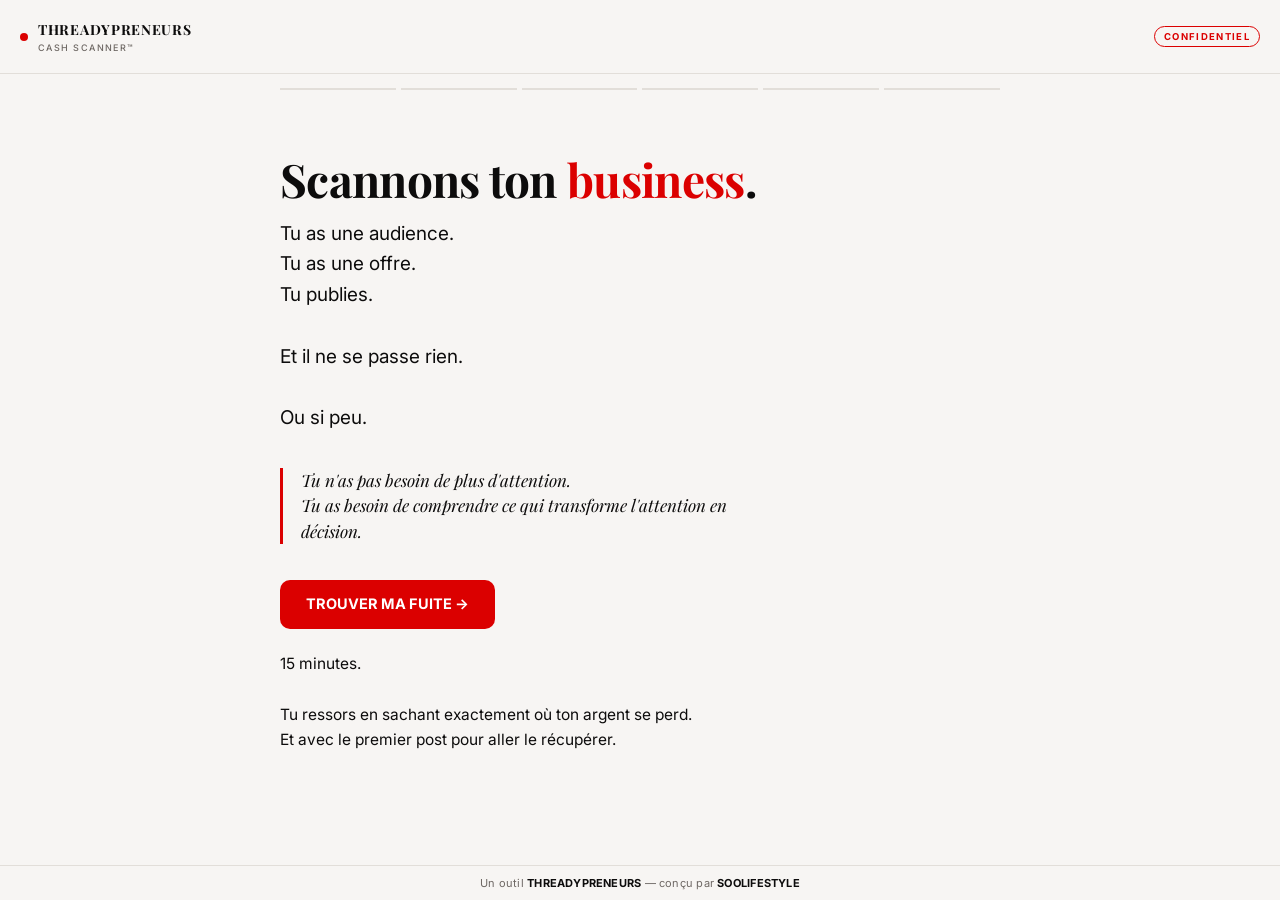
<file: index.html>
<!doctype html>
<html lang="fr">
<head>
  <meta charset="UTF-8" />
  <meta name="viewport" content="width=device-width, initial-scale=1, viewport-fit=cover" />
  <title>THREADYPRENEURS CASH SCANNER™</title>
  <meta name="description" content="Le scanner qui trouve pourquoi ton audience ne devient pas tes clients." />
  <link rel="preconnect" href="https://fonts.googleapis.com" />
  <link rel="preconnect" href="https://fonts.gstatic.com" crossorigin />
  <link href="https://fonts.googleapis.com/css2?family=Playfair+Display:wght@600;700&family=Inter:wght@400;500;600;700&display=swap" rel="stylesheet" />
  <link rel="stylesheet" href="style.css" />
</head>
<body>

  <header class="entete">
    <div class="marque">
      <span class="point"></span>
      <div>
        THREADYPRENEURS
        <small>Cash Scanner™</small>
      </div>
    </div>
    <span class="confidentiel">Confidentiel</span>
  </header>

  <div class="progression" id="barre-progression">
    <div class="segment"><span></span></div>
    <div class="segment"><span></span></div>
    <div class="segment"><span></span></div>
    <div class="segment"><span></span></div>
    <div class="segment"><span></span></div>
    <div class="segment"><span></span></div>
  </div>

  <main class="conteneur" id="wizard">

    <!-- ACCUEIL -->
    <section class="ecran actif accueil" data-ecran="0">
      <h1>Scannons ton <em>business</em>.</h1>
      <p class="texte-soo accroche-accueil">Tu as une audience.
Tu as une offre.
Tu publies.

Et il ne se passe rien.

Ou si peu.</p>
      <p class="mantra">Tu n'as pas besoin de plus d'attention.<br>
      Tu as besoin de comprendre ce qui transforme l'attention en décision.</p>
      <button class="btn btn-primaire" id="btn-lancer">TROUVER MA FUITE →</button>
      <p class="texte-soo promesse-cta">15 minutes.

Tu ressors en sachant exactement où ton argent se perd.
Et avec le premier post pour aller le récupérer.</p>
    </section>

    <!-- ACTIVITÉ -->
    <section class="ecran" data-ecran="1">
      <p class="eyebrow">1 / 4</p>
      <h1>Ce que tu vends</h1>
      <p class="sous-titre">Réponds vite. La première formulation est souvent la plus honnête.</p>

      <div class="champ">
        <label for="q-prenom">D'abord, ton prénom</label>
        <input type="text" id="q-prenom" placeholder="Ex : Sofiane" />
        <p class="aide">Pour que ce rapport te parle à toi, et pas à « l'utilisateur ».</p>
      </div>

      <div class="champ">
        <label for="q-offre">Tu vends quoi, concrètement ?</label>
        <input type="text" id="q-offre" placeholder="Ex : un accompagnement de 3 mois, en groupe" />
      </div>

      <div class="grille-2">
        <div class="champ">
          <label for="q-prix">À quel prix ?</label>
          <input type="number" id="q-prix" placeholder="497" />
        </div>
        <div class="champ">
          <label for="q-anciennete">Ça existe depuis quand ?</label>
          <select id="q-anciennete">
            <option value="moins d'1 mois">Moins d'1 mois</option>
            <option value="1 à 3 mois">1 à 3 mois</option>
            <option value="3 à 6 mois">3 à 6 mois</option>
            <option value="6 à 12 mois">6 à 12 mois</option>
            <option value="plus d'un an">Plus d'un an</option>
          </select>
        </div>
      </div>

      <div class="champ">
        <label for="q-resultat">Qu'est-ce que ça change, concrètement, pour celui qui achète ?</label>
        <textarea id="q-resultat" placeholder="Ex : il passe de 2 clients par mois à 6, sans publier davantage"></textarea>
        <p class="aide">Un chiffre, un délai. Pas d'adjectif.</p>
      </div>

      <div class="champ">
        <label for="q-cible">Et tu vends ça à qui ?</label>
        <textarea id="q-cible" placeholder="Ex : un coach qui publie depuis 6 mois et n'a jamais dépassé 2 clients"></textarea>
        <p class="aide">Une situation, pas un métier. « Coach » ne dit rien. « Coach qui publie sans jamais vendre », si.</p>
      </div>
    </section>

    <!-- AUDIENCE -->
    <section class="ecran" data-ecran="2">
      <p class="eyebrow">2 / 4</p>
      <h1>Tes chiffres</h1>
      <p class="sous-titre">À la louche, ça suffit. Personne ne va vérifier.</p>

      <div class="grille-2">
        <div class="champ">
          <label for="q-abonnes">Abonnés sur Threads</label>
          <input type="number" id="q-abonnes" placeholder="3200" />
        </div>
        <div class="champ">
          <label for="q-vues">Vues sur 30 jours</label>
          <input type="number" id="q-vues" placeholder="40000" />
        </div>
      </div>

      <div class="echelle-vues">
        <p class="titre-echelle">L'échelle Threads, pour situer</p>
        <ul>
          <li><span>&lt; 10 000</span> médiocre</li>
          <li><span>10 000 – 25 000</span> faible</li>
          <li><span>25 000 – 50 000</span> bof</li>
          <li><span>50 000 – 75 000</span> moyen</li>
          <li><span>75 000 – 100 000</span> bon</li>
          <li><span>100 000 – 150 000</span> très bon</li>
          <li><span>&gt; 150 000</span> excellent</li>
        </ul>
      </div>

      <div class="grille-2">
        <div class="champ">
          <label for="q-ventes">Ventes par mois, aujourd'hui</label>
          <input type="number" id="q-ventes" placeholder="0" />
          <p class="aide">Zéro est une réponse. C'est même la plus utile ici.</p>
        </div>
        <div class="champ">
          <label for="q-visitesprofil">Visites sur ton profil / mois</label>
          <input type="number" id="q-visitesprofil" placeholder="900" />
        </div>
      </div>

      <div class="champ">
        <label for="q-clics">Clics vers ton offre ou ta newsletter / mois</label>
        <input type="number" id="q-clics" placeholder="60" />
      </div>

      <div class="separateur-champ"></div>

      <p class="eyebrow" style="margin-top:34px;">Ton profil</p>
      <p class="sous-titre" style="margin-bottom:24px;">C'est la marche entre ton Thread et ton offre. Personne ne la regarde jamais, et c'est souvent là que tout s'arrête.</p>

      <div class="champ">
        <label for="q-handle">Ton @ sur Threads</label>
        <input type="text" id="q-handle" placeholder="@tonpseudo" />
      </div>

      <div class="champ">
        <label for="q-bio">Colle ta bio, telle quelle</label>
        <textarea id="q-bio" placeholder="Copie-colle exactement ce qu'il y a sur ton profil, sauts de ligne compris"></textarea>
        <p class="aide">Sans la retoucher. C'est la version que voient les gens qui décident de cliquer ou pas.</p>
      </div>

      <div class="champ">
        <label for="q-destination">Ton lien mène où exactement ?</label>
        <input type="text" id="q-destination" placeholder="Ex : une page avec un guide gratuit / ma page de vente" />
      </div>
    </section>

    <!-- CONTENU -->
    <section class="ecran" data-ecran="3">
      <p class="eyebrow">3 / 4</p>
      <h1>Tes Threads</h1>
      <p class="sous-titre">Colle-en cinq. Les derniers publiés, pas tes préférés — sinon le scan ment.<br>Pas de stats sous la main ? Laisse les cases vides, colle juste le texte.</p>

      <div id="conteneur-threads"></div>
    </section>

    <!-- OFFRE -->
    <section class="ecran" data-ecran="4">
      <p class="eyebrow">4 / 4</p>
      <h1>Ton offre</h1>
      <p class="sous-titre">Là, ça pique un peu. Vas-y quand même.</p>

      <div class="champ">
        <label for="q-promesse">Ta promesse, telle que tu l'écris aujourd'hui</label>
        <textarea id="q-promesse" placeholder="Copie-colle ce qu'il y a sur ta page, même si tu la trouves nulle"></textarea>
      </div>

      <div class="champ">
        <label for="q-probleme">Quel problème tu règles ?</label>
        <textarea id="q-probleme"></textarea>
      </div>

      <div class="champ">
        <label for="q-cout">Et s'il ne le règle jamais, il se passe quoi ?</label>
        <textarea id="q-cout" placeholder="Sois précis. Des euros, des mois, une scène."></textarea>
        <p class="aide">C'est la question qui pèse le plus lourd dans tout ce questionnaire.</p>
      </div>

      <div class="champ">
        <label for="q-urgence">Pourquoi maintenant, plutôt que dans six mois ?</label>
        <textarea id="q-urgence"></textarea>
      </div>

      <div class="champ">
        <label for="q-diff">Pourquoi toi, plutôt qu'un autre ?</label>
        <textarea id="q-diff"></textarea>
      </div>

      <div class="champ">
        <label>Qu'est-ce qu'on te répond avant d'acheter ?</label>
        <p class="aide" style="margin-top:-2px;margin-bottom:12px;">Coche tout ce que tu entends vraiment. Chacune est décodée séparément dans ton rapport.</p>
        <div class="grille-objections" id="options-objections">
          <button type="button" data-valeur="prix">« C'est trop cher »</button>
          <button type="button" data-valeur="reflechir">« Je vais réfléchir »</button>
          <button type="button" data-valeur="seul">« Je peux le faire moi-même »</button>
          <button type="button" data-valeur="temps">« Je n'ai pas le temps »</button>
          <button type="button" data-valeur="moncas">« Ça ne marchera pas dans mon cas »</button>
          <button type="button" data-valeur="dejaessaye">« J'ai déjà essayé, ça n'a rien donné »</button>
          <button type="button" data-valeur="confiance">« Je ne te connais pas assez »</button>
          <button type="button" data-valeur="parouco">« Je ne sais pas par où commencer »</button>
          <button type="button" data-valeur="moment">« Ce n'est pas le bon moment »</button>
        </div>
        <label for="q-objection-autre" style="margin-top:18px;">Autre — la phrase exacte qu'on te sort</label>
        <input type="text" id="q-objection-autre" placeholder="Mot pour mot, la version non polie" />
      </div>

      <div class="champ">
        <label>Tu as quoi comme preuve ?</label>
        <div class="options-pill" id="options-preuve">
          <button type="button" data-valeur="témoignages">Témoignages</button>
          <button type="button" data-valeur="résultats clients">Résultats clients</button>
          <button type="button" data-valeur="expérience personnelle">Mon parcours</button>
          <button type="button" data-valeur="études de cas">Études de cas</button>
          <button type="button" data-valeur="démonstration">Démonstration</button>
          <button type="button" data-valeur="audience">Mon audience</button>
          <button type="button" data-valeur="expertise">Mon expertise</button>
          <button type="button" data-valeur="aucune">Rien pour l'instant</button>
        </div>
      </div>
    </section>

    <div class="nav-boutons" id="nav-boutons" style="display:none;">
      <button class="btn btn-secondaire" id="btn-precedent">← Précédent</button>
      <button class="btn btn-primaire" id="btn-suivant">Suivant →</button>
    </div>
  </main>

  <main class="conteneur" id="rapport"></main>
  <main class="conteneur" id="atelier"></main>

  <footer class="pied-marque">Un outil <strong>THREADYPRENEURS</strong> — conçu par <strong>SOOLIFESTYLE</strong></footer>

  <script src="engine.js"></script>
  <script src="rapport.js"></script>
  <script src="app.js"></script>
</body>
</html>
</file>
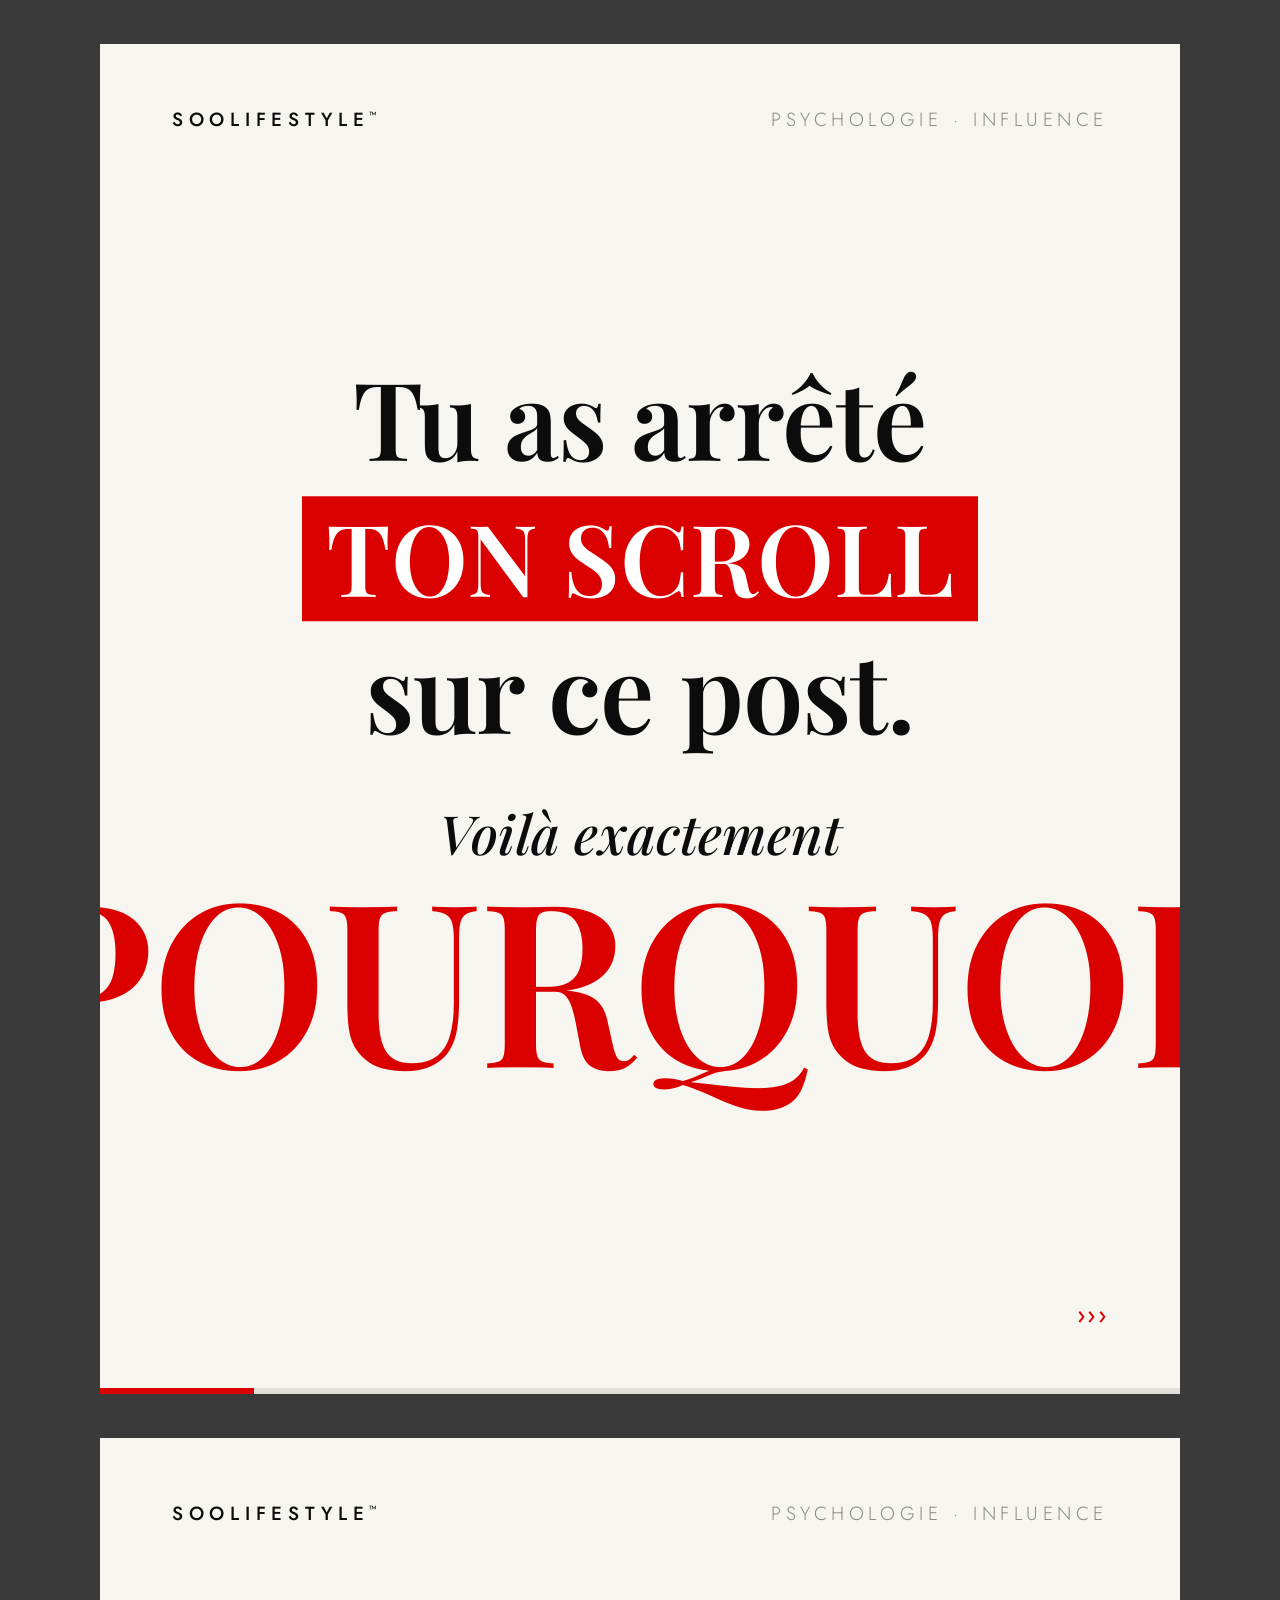
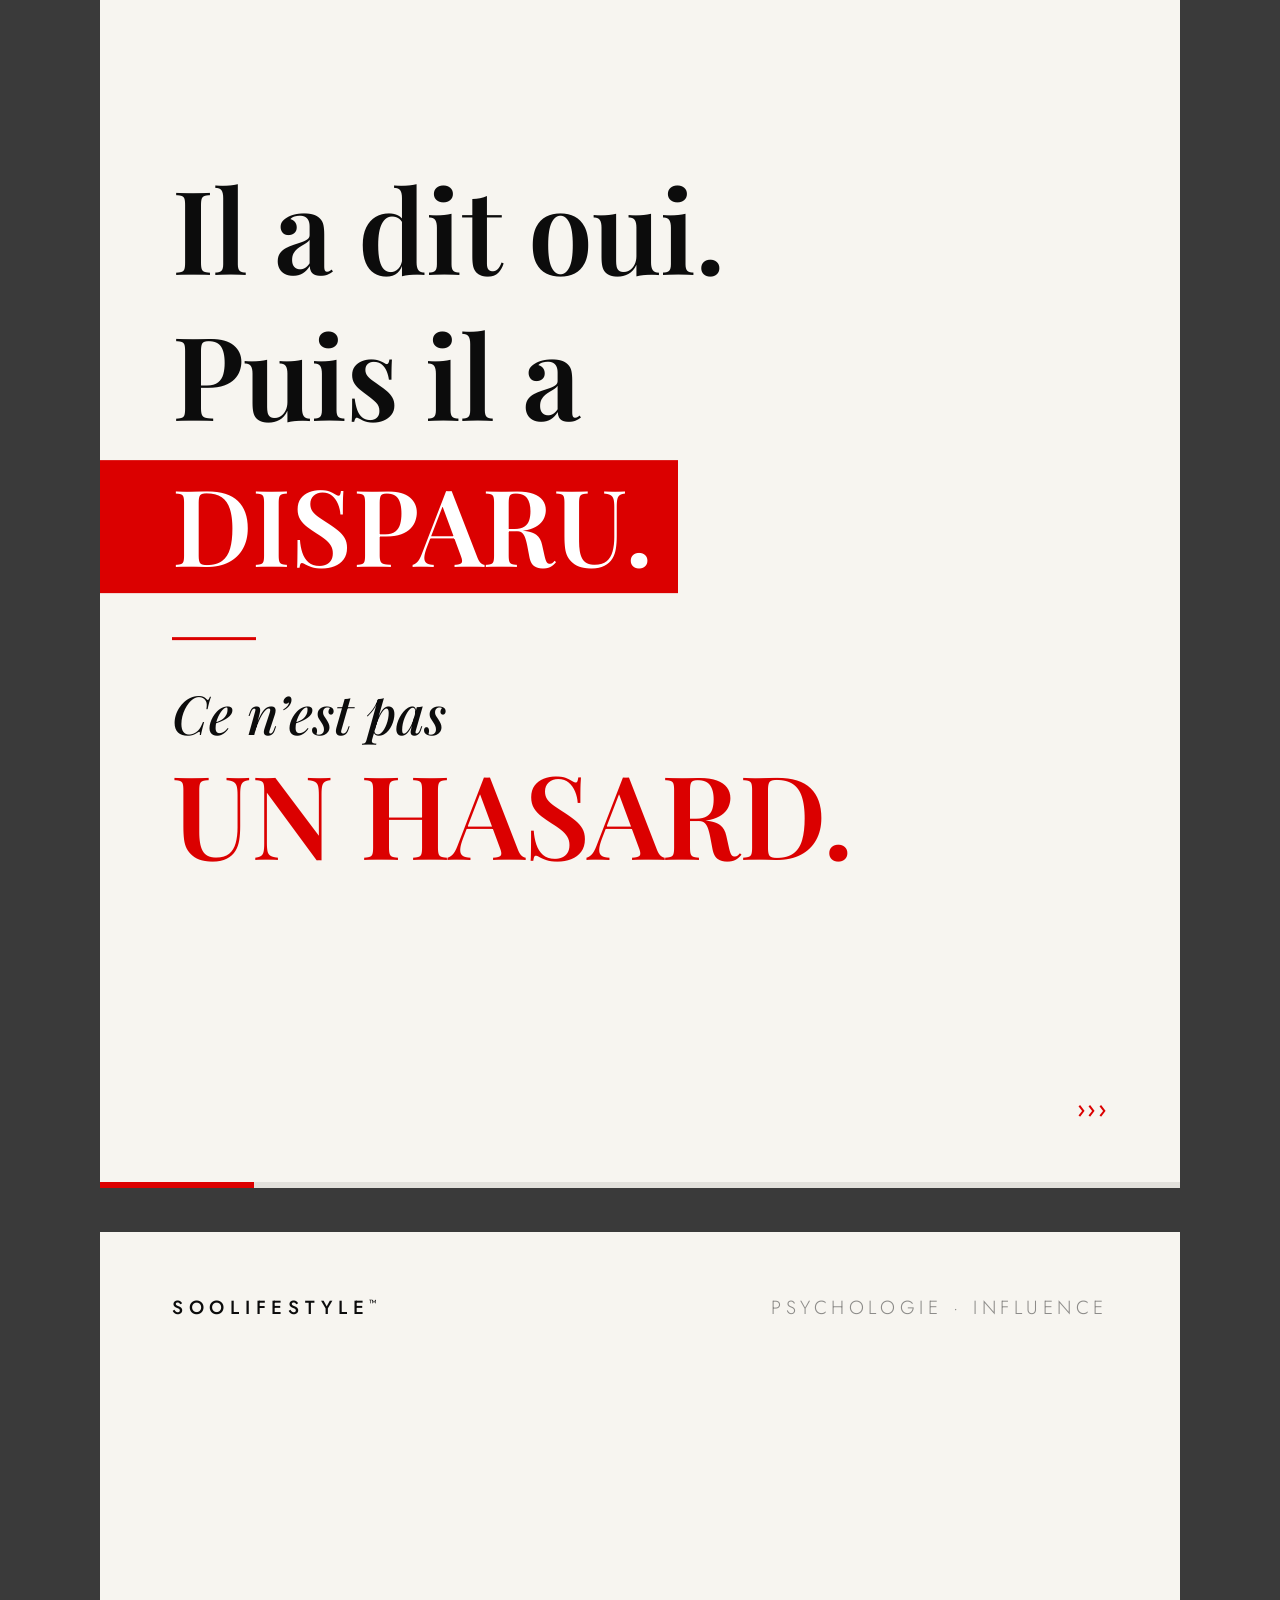
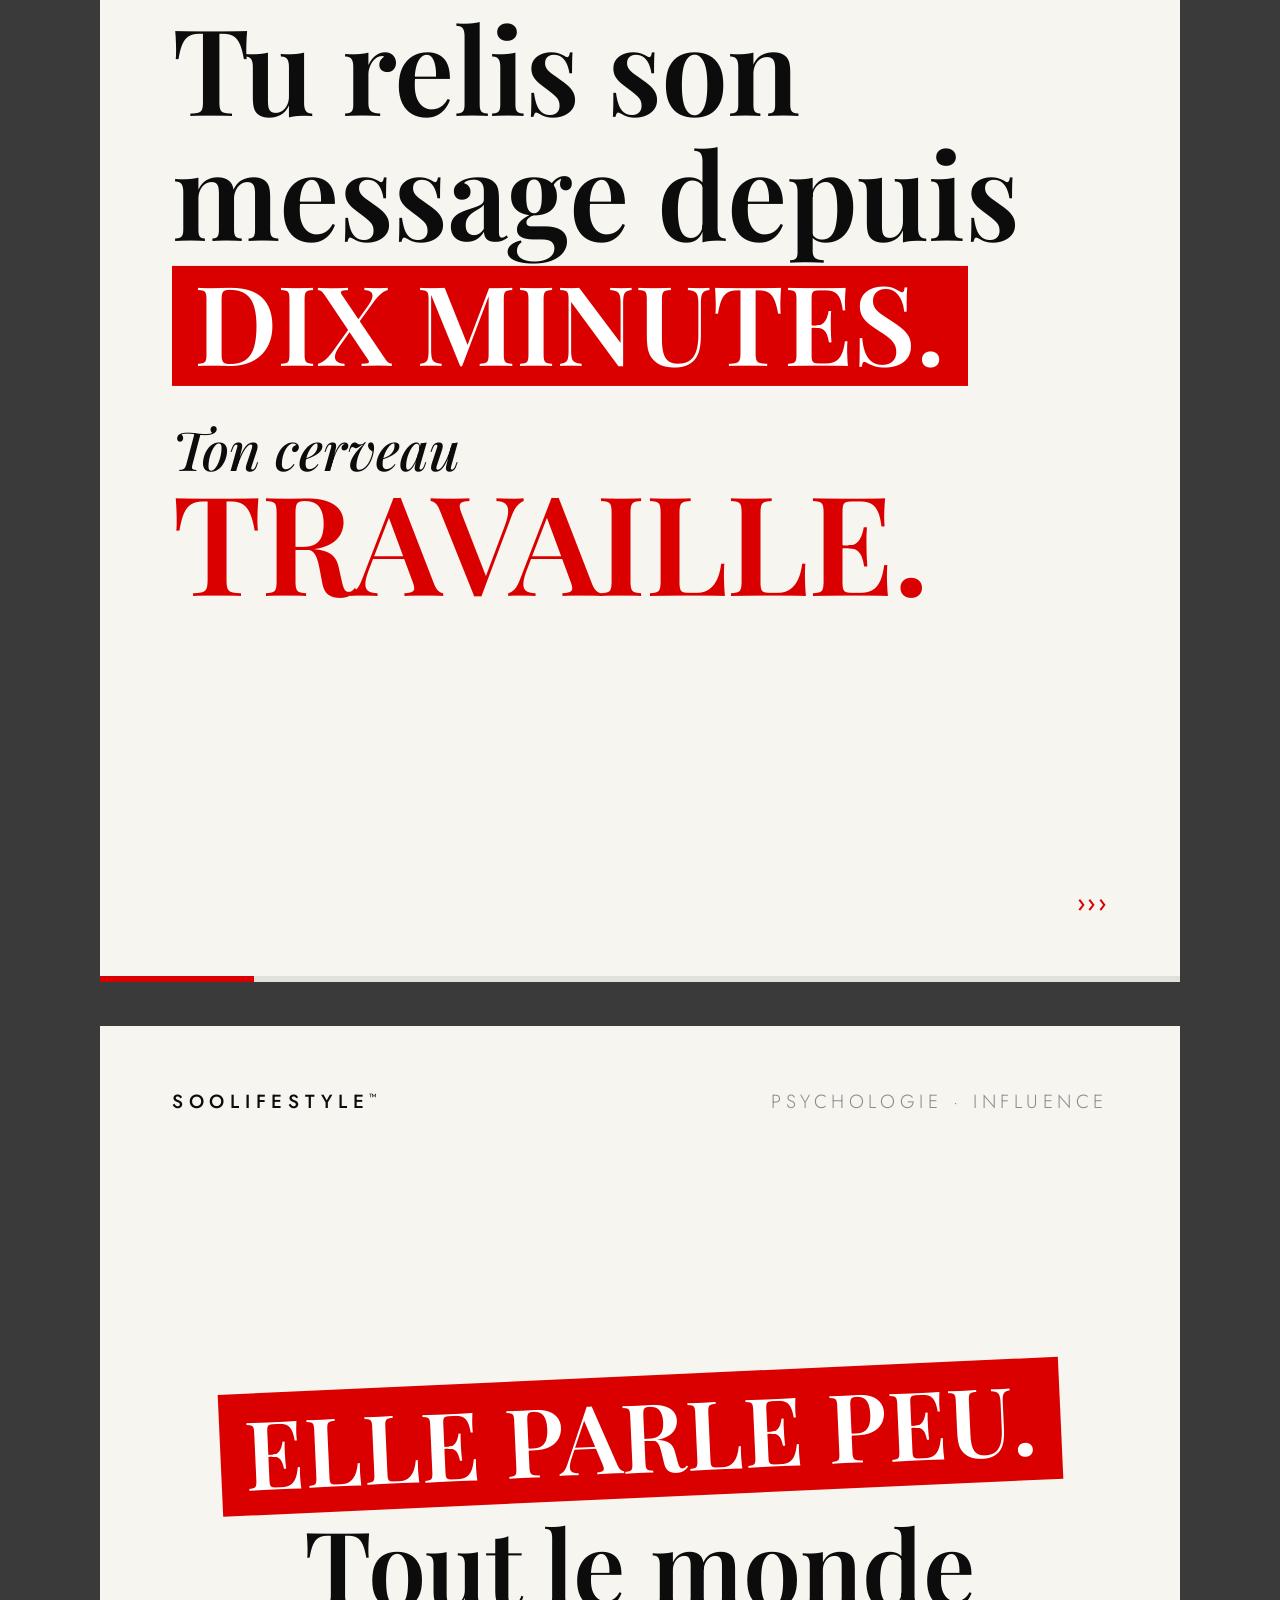
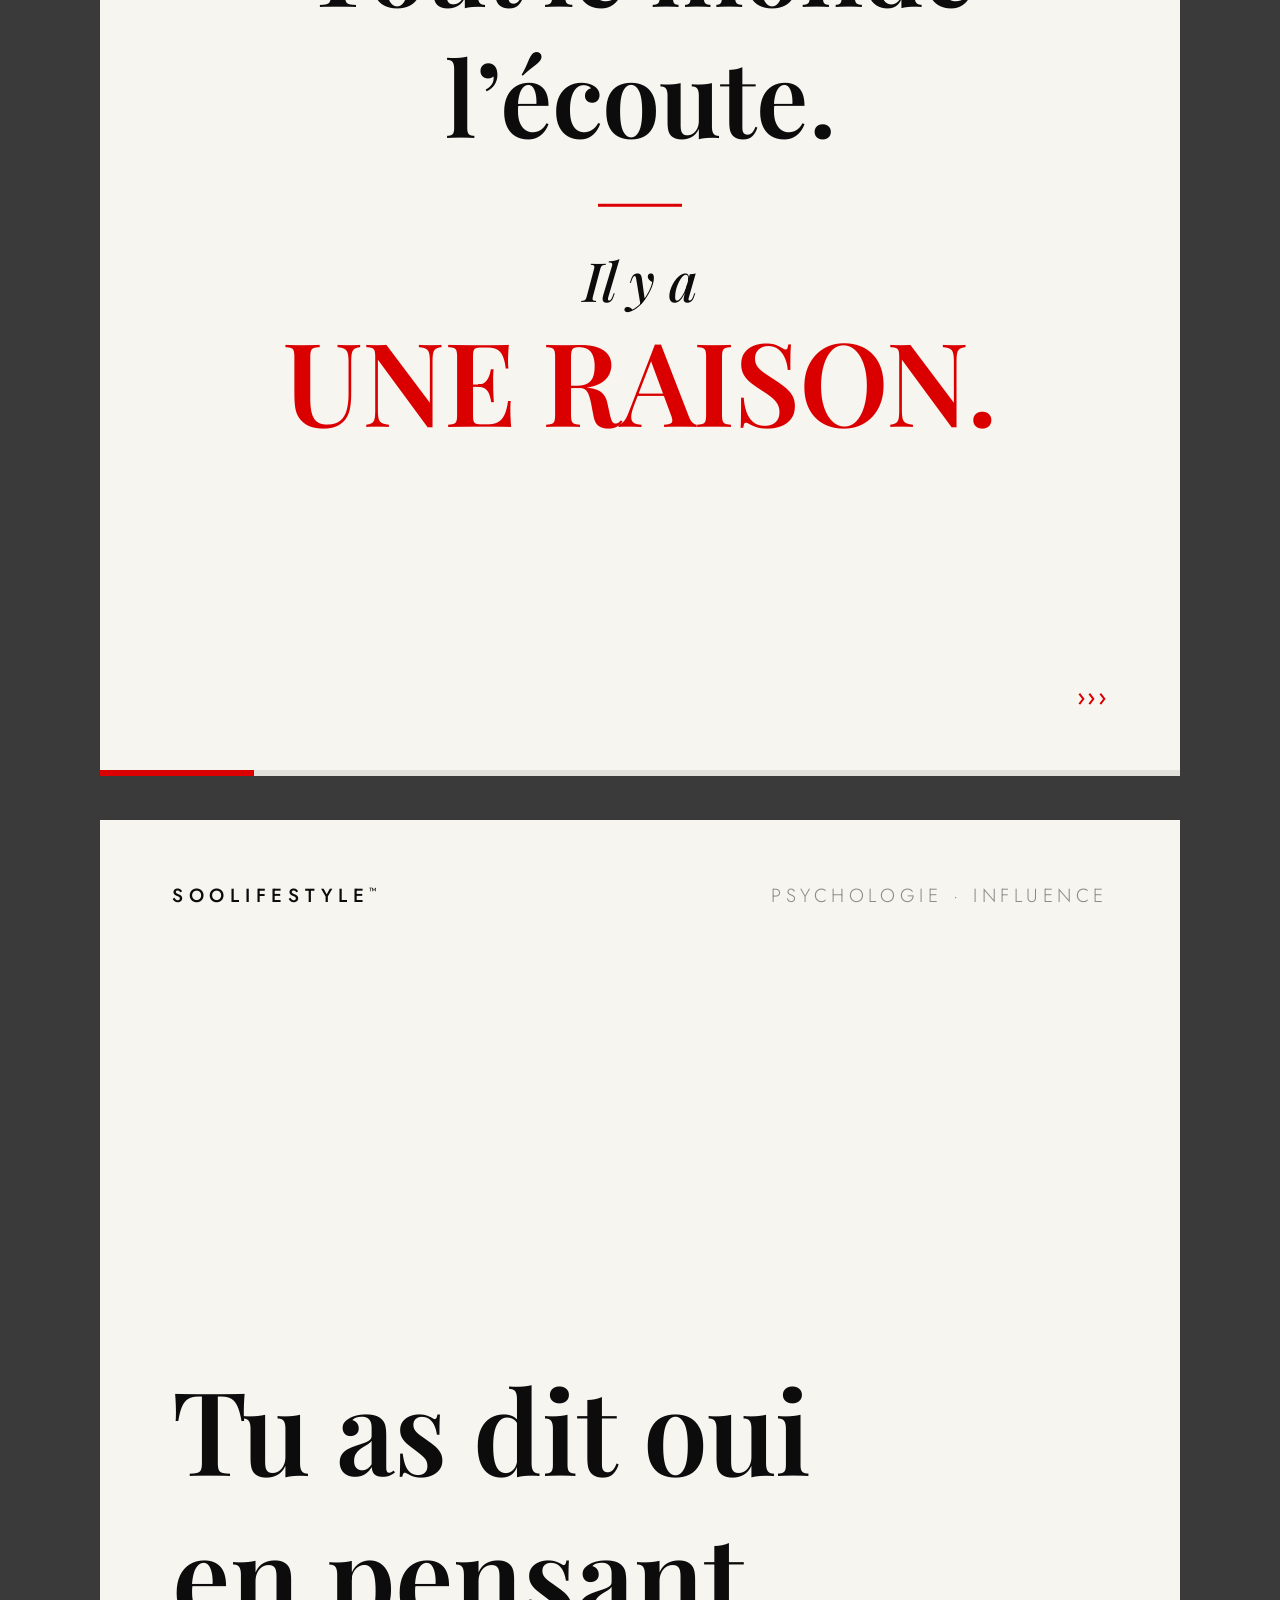
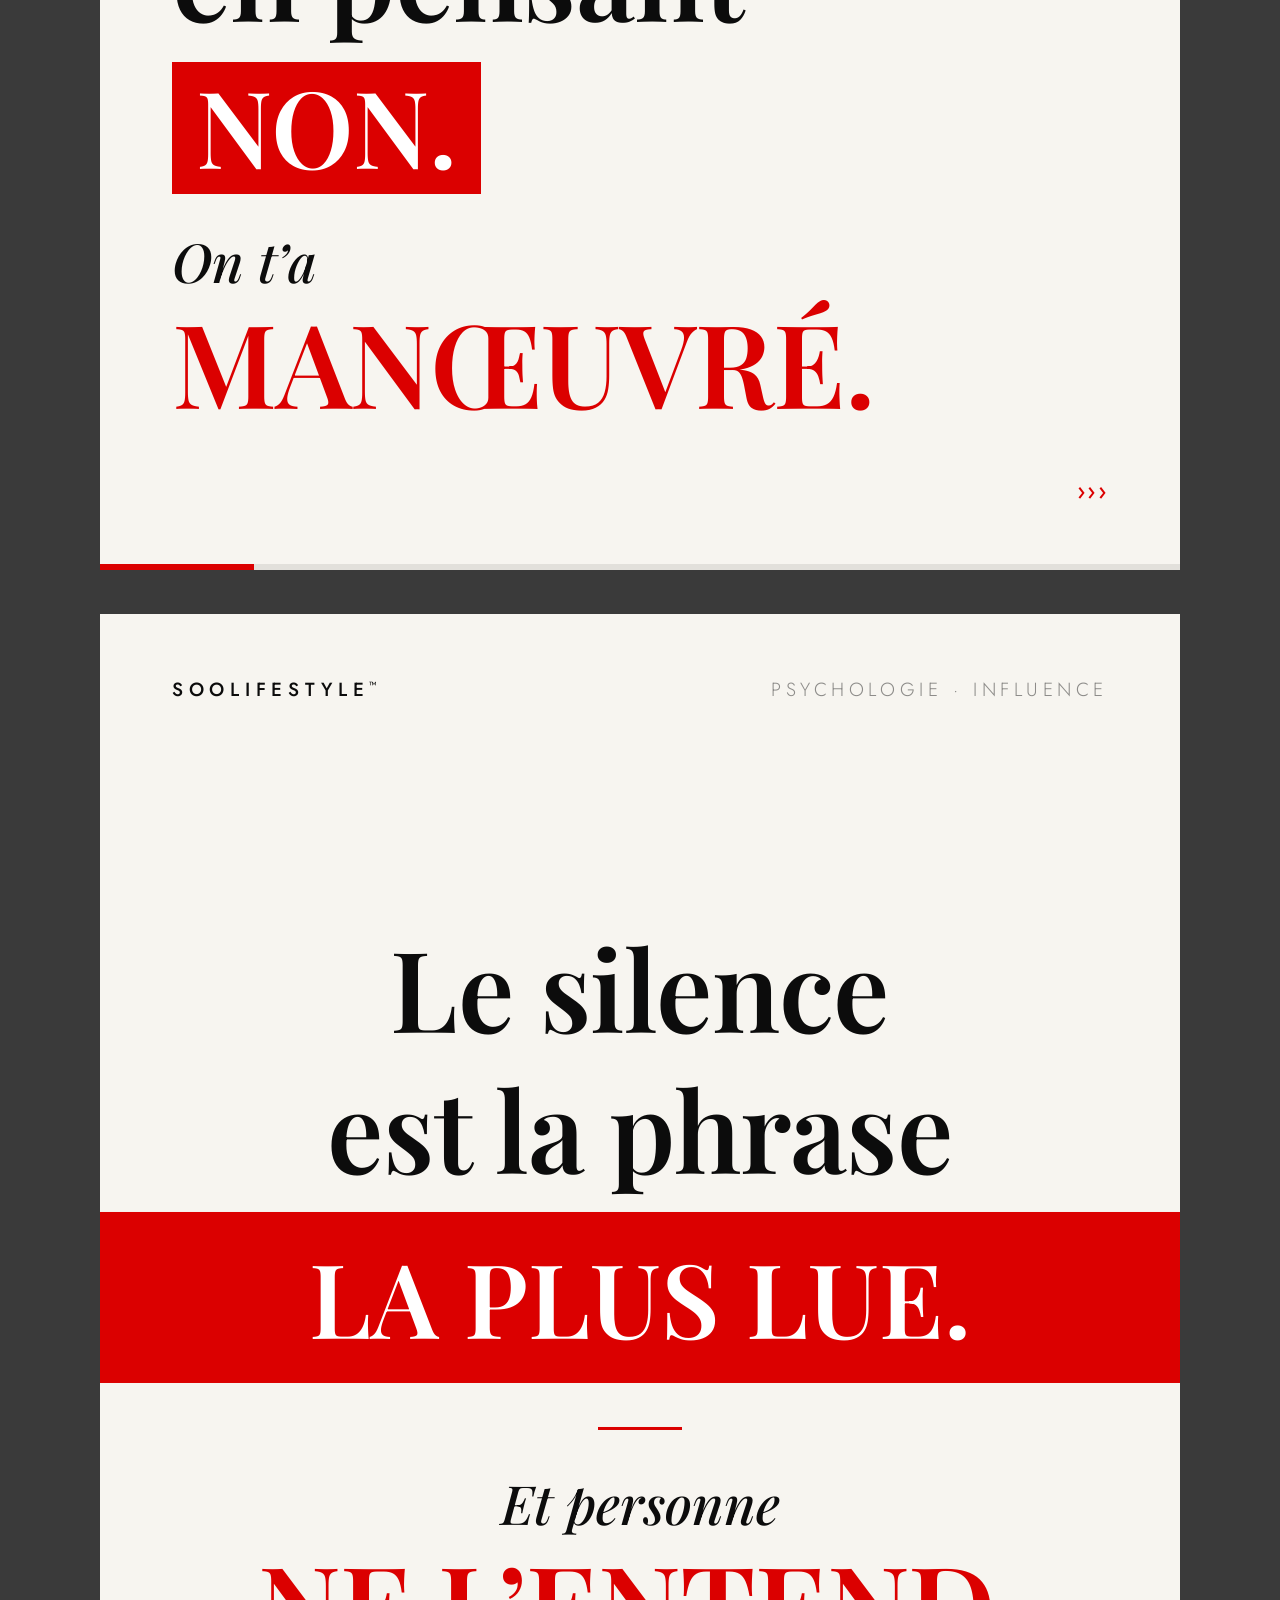
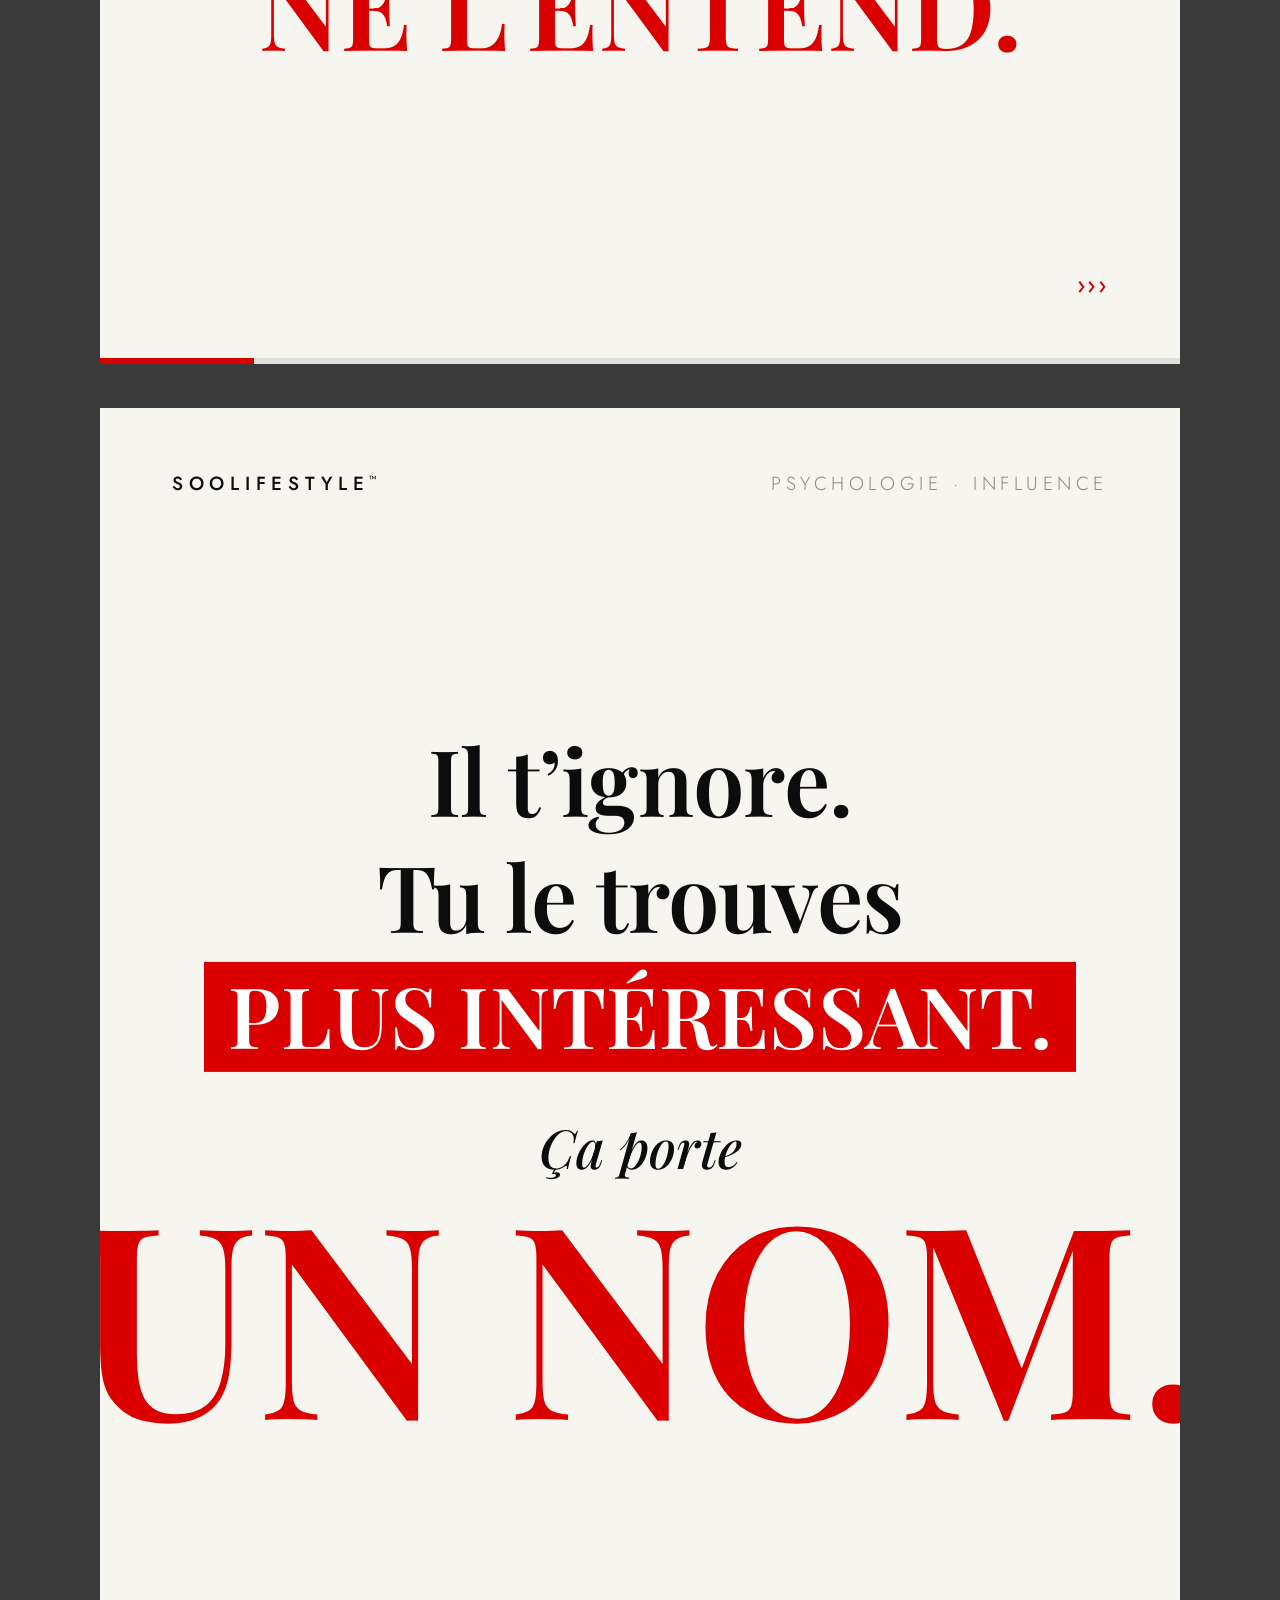
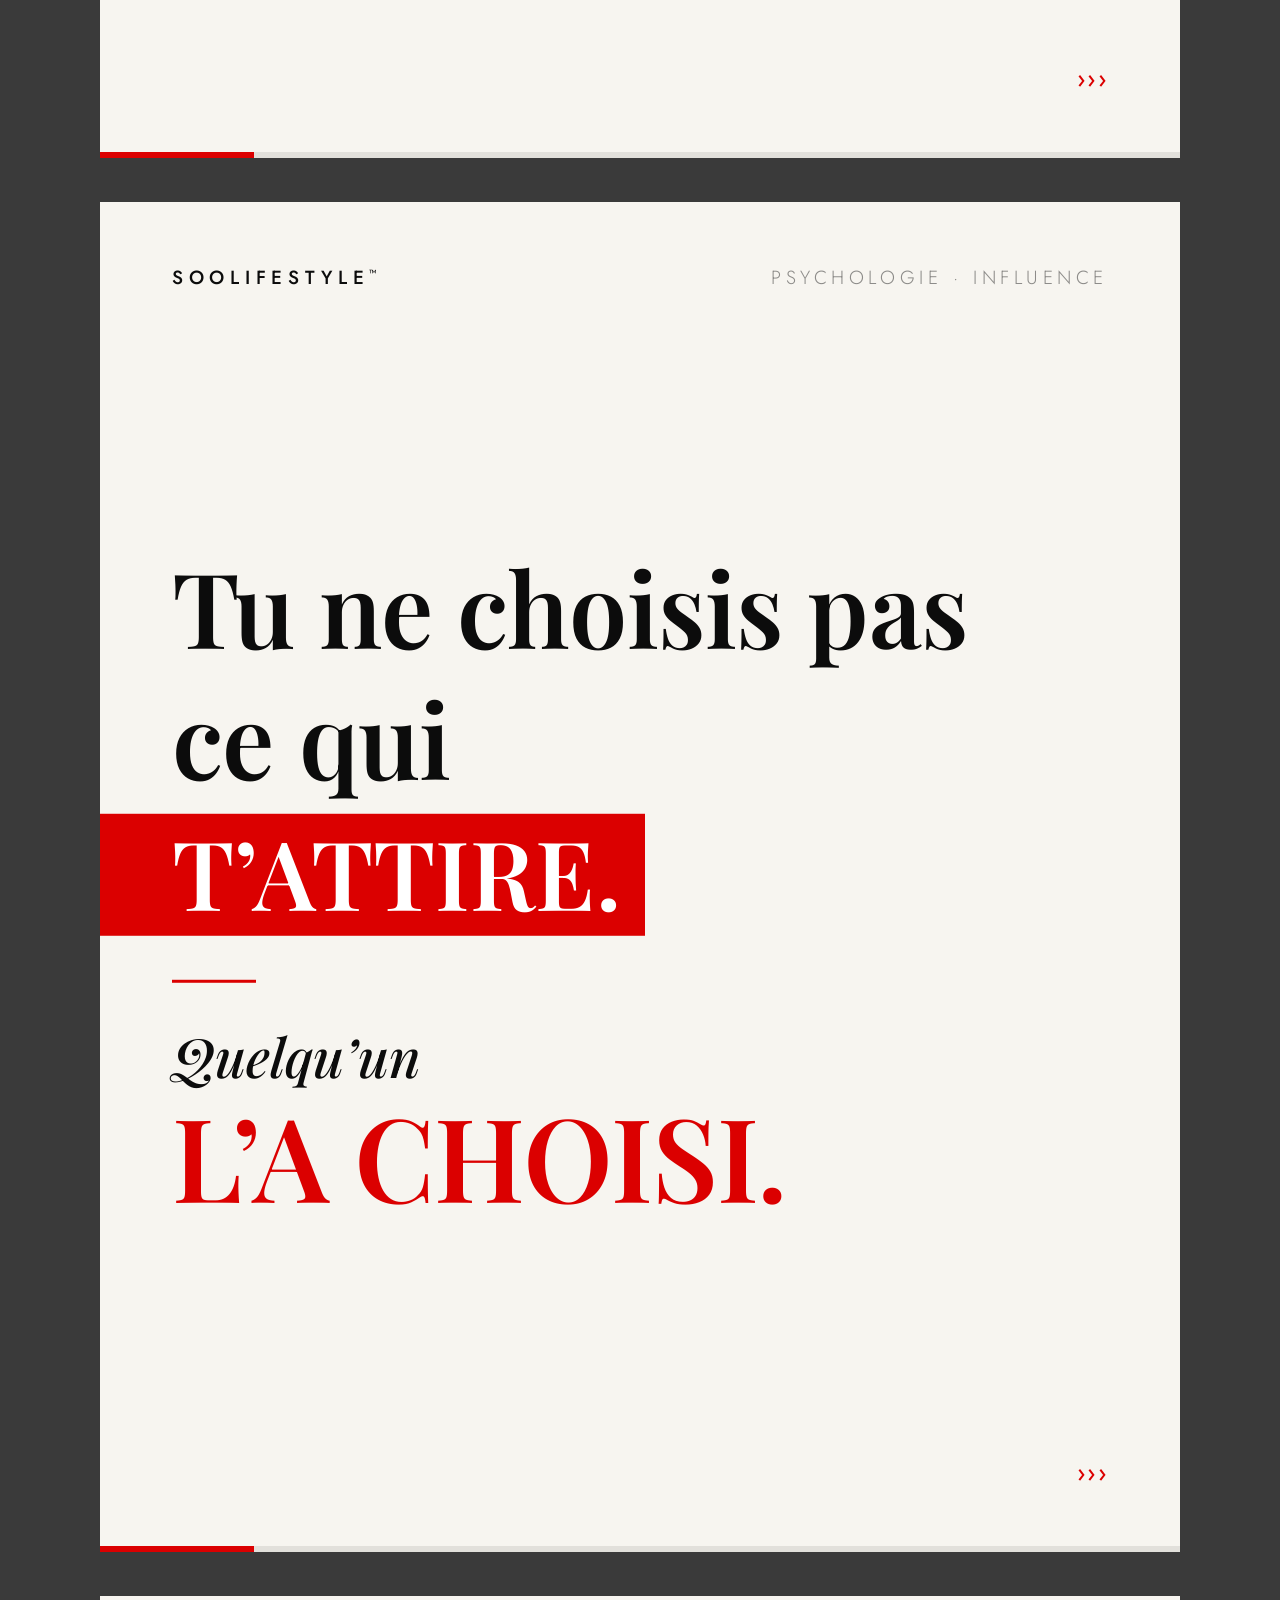
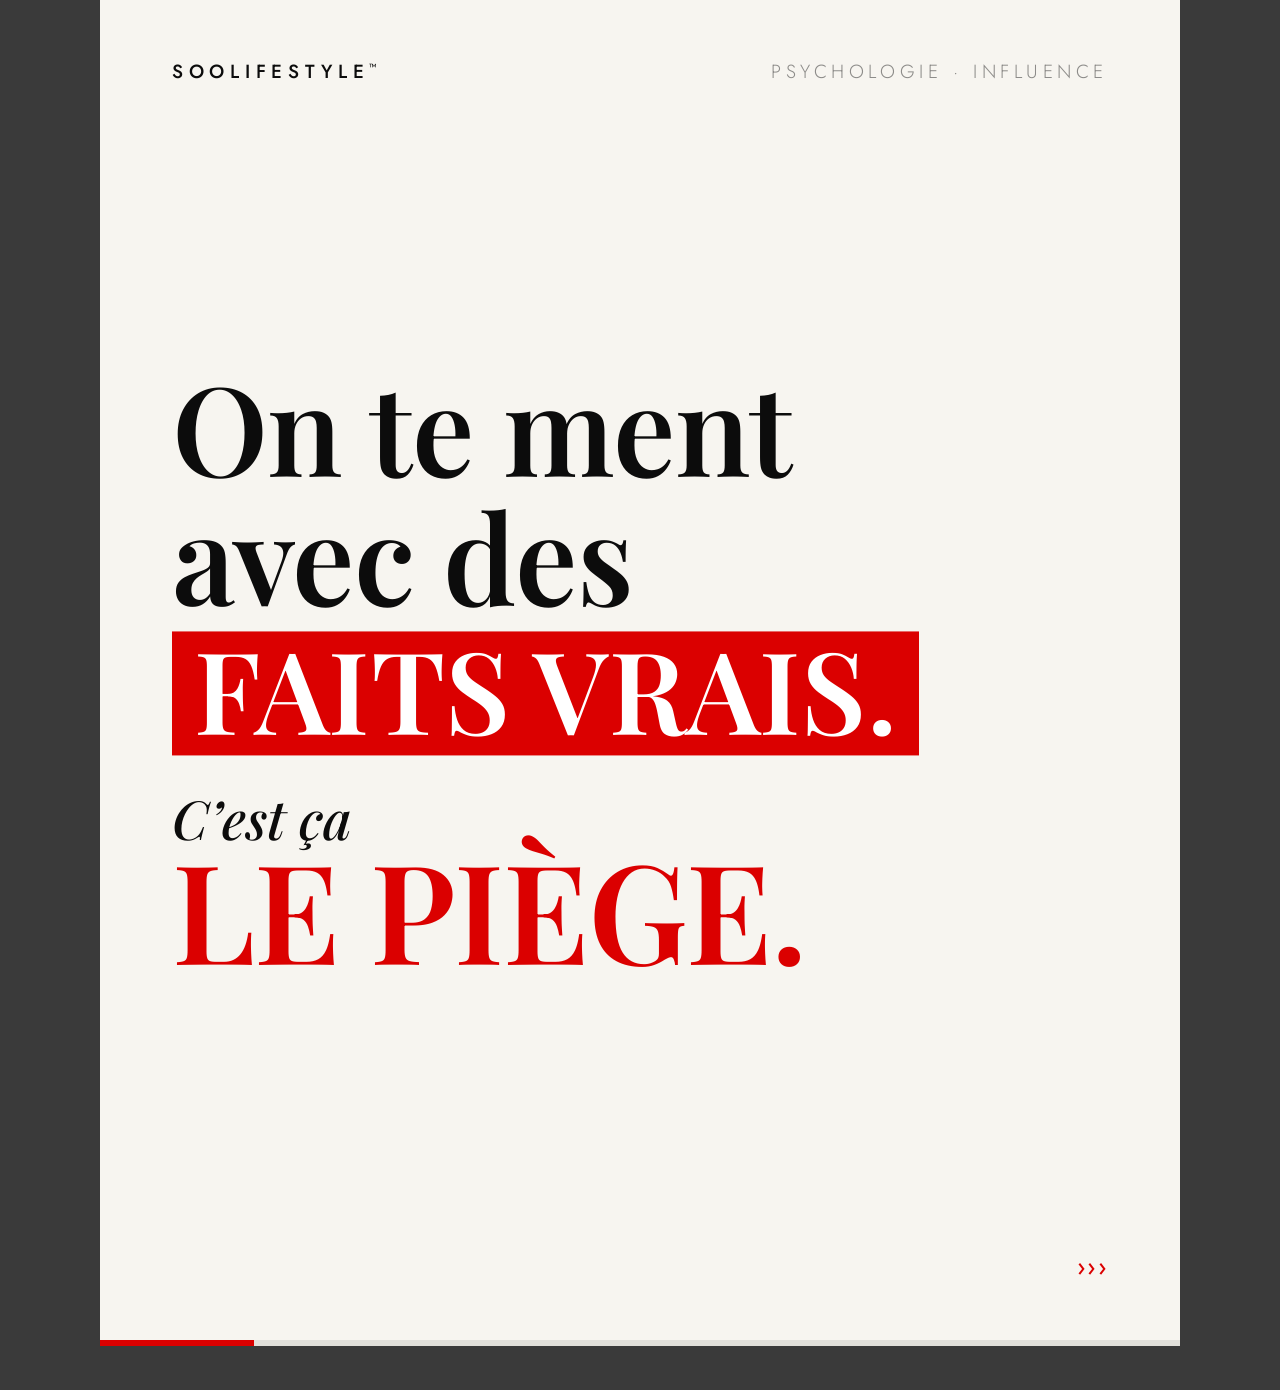
<file: instagram/carrousel-le-miroir/covers.html>
<!DOCTYPE html><html lang="fr"><head><meta charset="utf-8">
<title>Couvertures</title><style>
  @font-face { font-family:'Display'; src:url('fonts/playfairdisplay-600.ttf')  format('truetype'); font-weight:600; font-style:normal; }
  @font-face { font-family:'Display'; src:url('fonts/playfairdisplay-500i.ttf') format('truetype'); font-weight:500; font-style:italic; }
  @font-face { font-family:'Sans'; src:url('fonts/jost-300.ttf') format('truetype'); font-weight:300; }
  @font-face { font-family:'Sans'; src:url('fonts/jost-400.ttf') format('truetype'); font-weight:400; }
  @font-face { font-family:'Sans'; src:url('fonts/jost-500.ttf') format('truetype'); font-weight:500; }

  :root{ --red:#db0000; --ink:#0c0c0c; --paper:#f7f5f0;
         --black:#080808; --pad:72px; }
  *{ margin:0; padding:0; box-sizing:border-box; }
  body{ background:#3a3a3a; display:flex; flex-direction:column;
        align-items:center; gap:44px; padding:44px; }

  .sl{ position:relative; width:1080px; height:1350px; overflow:hidden;
       background:var(--paper); color:var(--ink); -webkit-font-smoothing:antialiased; }
  .sl.dark{ background:var(--black); color:var(--paper); }

  /* ── habillage : les quatre coins, identiques partout ── */
  .m{ position:absolute; z-index:3; font-family:'Sans',sans-serif;
      font-size:19px; font-weight:400; letter-spacing:.3em; text-transform:uppercase; }
  .m-brand{ top:62px; left:var(--pad); font-weight:500; }
  .m-tag  { top:62px; right:var(--pad); font-weight:300;
            color:rgba(12,12,12,.45); letter-spacing:.24em; }
  .dark .m-tag{ color:rgba(247,245,240,.45); }
  .m-tag b{ font-weight:500; color:var(--red); }
  .m-next { bottom:62px; right:var(--pad); color:var(--red); font-weight:500;
            font-size:24px; letter-spacing:.1em; }
  .m sup{ font-size:.55em; letter-spacing:0; vertical-align:.7em; }

  .bar{ position:absolute; z-index:3; left:0; bottom:0; height:6px; width:100%;
        background:rgba(12,12,12,.09); }
  .dark .bar{ background:rgba(247,245,240,.12); }
  .bar i{ display:block; height:100%; background:var(--red); }

  /* ── blocs ── */
  .wrap{ position:absolute; z-index:1; left:0; right:0; top:50%;
         transform:translateY(-50%); padding:0 var(--pad); }
  .wrap.mid{ text-align:center; }
  .wrap.low{ top:auto; bottom:150px; transform:none; }

  /* ── typographie ── */
  .title{ font-family:'Display',Georgia,serif; font-weight:600; text-transform:uppercase;
          line-height:1.26; letter-spacing:-.008em; }
  .chip{ display:inline-block; padding:4px 26px 14px; background:var(--red); color:#fff; }
  .hr{ width:84px; height:3px; background:var(--red); margin:44px 0; }
  .mid .hr{ margin:44px auto; }
  .ital{ font-family:'Display',Georgia,serif; font-weight:500; font-style:italic;
         font-size:54px; line-height:1.1; }
  .why{ font-family:'Display',Georgia,serif; font-weight:600; text-transform:uppercase;
        font-size:116px; line-height:1.02; letter-spacing:-.01em; color:var(--red);
        margin-top:10px; white-space:nowrap; }

  /* ── intérieur du carrousel ── */
  .label{ font-family:'Sans',sans-serif; font-weight:400; font-size:20px;
          letter-spacing:.26em; text-transform:uppercase; margin-bottom:42px; }
  .label em{ font-style:normal; color:var(--red); letter-spacing:0; margin-right:18px; }
  .body{ font-family:'Sans',sans-serif; font-weight:300; font-size:39px; line-height:1.5;
         color:rgba(12,12,12,.84); }
  .dark .body{ color:rgba(247,245,240,.80); }
  .body + .body{ margin-top:28px; }

  /* ── la relance : on swipe vers un nom, pas vers du vide ── */
  .m-relance{ bottom:58px; right:var(--pad); display:flex; align-items:baseline; gap:16px;
              font-size:19px; letter-spacing:.26em; }
  .m-relance i{ font-style:normal; color:rgba(12,12,12,.40); font-weight:300; }
  .dark .m-relance i{ color:rgba(247,245,240,.40); }
  .m-relance b{ font-weight:500; color:var(--red); }
  .m-relance s{ text-decoration:none; color:var(--red); font-size:24px; letter-spacing:.1em; }

  /* ── la claque : une ligne, énorme, rien autour ── */
  .setup{ font-family:'Sans',sans-serif; font-weight:300; font-size:36px; line-height:1.4;
          color:rgba(12,12,12,.60); margin-bottom:40px; }
  .dark .setup{ color:rgba(247,245,240,.55); }
  .huge{ font-family:'Display',Georgia,serif; font-weight:600; text-transform:uppercase;
         line-height:1.2; letter-spacing:-.01em; }

  /* ── la bascule : la phrase qui retourne, en capitales rouges ── */
  .payoff{ font-family:'Display',Georgia,serif; font-weight:600; text-transform:uppercase;
           font-size:56px; line-height:1.14; letter-spacing:-.008em;
           color:var(--red); margin-top:44px; }
  /* la bascule pique, donc capitales — comme la ligne surlignée */

  /* ── le contraste de casse ──
        Tout en capitales, c'est un seul poids : rien ne ressort.
        La ligne qui POSE passe en minuscules — grande, parce que la
        hauteur d'x est basse. La ligne qui PIQUE passe en capitales :
        chaque lettre occupe toute la hauteur, le bloc pèse deux fois
        plus à taille égale. On la descend donc à 0,92.
        Même mot, même police, deux textures. ── */
  .case{ text-transform:none; }
  .case .chip, .case .haut{ text-transform:uppercase; font-size:.92em;
                            display:inline-block; line-height:1;
                            letter-spacing:.002em; }
  .case .chip{ padding:10px 24px 16px; }

  /* ── l'horizon : le bloc ne flotte plus, il pose ── */
  .wrap.bas{ top:auto; bottom:196px; transform:none; }

  /* ── le compte : l'arobase surligné, pas un bouton ── */
  .at{ display:inline-block; background:var(--red); color:#fff;
       padding:2px 14px 6px; margin:0 4px; }
</style></head><body>
<div class="sl" id="miroir">
  
    <div class="wrap mid">
      <div class="title case" style="font-size:108px">Tu as arrêté<br><span class="chip" style="">ton scroll</span><br>sur ce post.</div>
      <div class="ital" style="margin-top:46px">Voilà exactement</div>
      <div class="why" style="font-size:228px; margin:-6px -400px 0; text-align:center">Pourquoi.</div>
    </div>
  
  <div class="m m-brand">Soolifestyle<sup>&#8482;</sup></div>
  <div class="m m-tag">Psychologie &middot; Influence</div>
  <div class="m m-next">&rsaquo;&rsaquo;&rsaquo;</div>
  <div class="bar"><i style="width:154px"></i></div>
</div>
<div class="sl" id="disparu">
  
    <div class="wrap">
      <div class="title case" style="font-size:116px">Il a dit oui.<br>Puis il a<br><span class="chip" style="margin-left:-150px; padding-left:150px">disparu.</span></div>
      <div class="hr"></div>
      <div class="ital">Ce n’est pas</div>
      <div class="why">Un hasard.</div>
    </div>
  
  <div class="m m-brand">Soolifestyle<sup>&#8482;</sup></div>
  <div class="m m-tag">Psychologie &middot; Influence</div>
  <div class="m m-next">&rsaquo;&rsaquo;&rsaquo;</div>
  <div class="bar"><i style="width:154px"></i></div>
</div>
<div class="sl" id="relecture">
  
    <div class="wrap">
      <div class="title case" style="font-size:120px; line-height:1.04">Tu relis son<br>message depuis<br><span class="chip" style="padding:0 22px 10px">dix minutes.</span></div>
      <div class="ital" style="margin-top:34px">Ton cerveau</div>
      <div class="why" style="font-size:138px; margin-top:-10px">Travaille.</div>
    </div>
  
  <div class="m m-brand">Soolifestyle<sup>&#8482;</sup></div>
  <div class="m m-tag">Psychologie &middot; Influence</div>
  <div class="m m-next">&rsaquo;&rsaquo;&rsaquo;</div>
  <div class="bar"><i style="width:154px"></i></div>
</div>
<div class="sl" id="ecoute">
  
    <div class="wrap mid">
      <div class="title case" style="font-size:104px"><span class="chip" style="transform:rotate(-2.6deg)">Elle parle peu.</span><br>Tout le monde<br>l’écoute.</div>
      <div class="hr"></div>
      <div class="ital">Il y a</div>
      <div class="why">Une raison.</div>
    </div>
  
  <div class="m m-brand">Soolifestyle<sup>&#8482;</sup></div>
  <div class="m m-tag">Psychologie &middot; Influence</div>
  <div class="m m-next">&rsaquo;&rsaquo;&rsaquo;</div>
  <div class="bar"><i style="width:154px"></i></div>
</div>
<div class="sl" id="manoeuvre">
  
    <div class="wrap low">
      <div class="title case" style="font-size:116px">Tu as dit oui<br>en pensant<br><span class="chip" style="">non.</span></div>
      <div class="ital" style="margin-top:38px">On t’a</div>
      <div class="why">Manœuvré.</div>
    </div>
  
  <div class="m m-brand">Soolifestyle<sup>&#8482;</sup></div>
  <div class="m m-tag">Psychologie &middot; Influence</div>
  <div class="m m-next">&rsaquo;&rsaquo;&rsaquo;</div>
  <div class="bar"><i style="width:154px"></i></div>
</div>
<div class="sl" id="silence">
  
    <div class="wrap mid" style="padding:0">
      <div class="title case" style="font-size:112px; padding:0 var(--pad)">Le silence</div><div class="title case" style="font-size:112px; padding:0 var(--pad)">est la phrase</div><div class="title case" style="font-size:112px; background:var(--red); color:#fff; padding:10px 0 20px; margin:14px 0"><span class="chip" style="background:none; padding:0">la plus lue.</span></div>
      <div class="hr"></div>
      <div class="ital">Et personne</div>
      <div class="why">Ne l’entend.</div>
    </div>
  
  <div class="m m-brand">Soolifestyle<sup>&#8482;</sup></div>
  <div class="m m-tag">Psychologie &middot; Influence</div>
  <div class="m m-next">&rsaquo;&rsaquo;&rsaquo;</div>
  <div class="bar"><i style="width:154px"></i></div>
</div>
<div class="sl" id="ignore">
  
    <div class="wrap mid">
      <div class="title case" style="font-size:92px">Il t’ignore.<br>Tu le trouves<br><span class="chip" style="">plus intéressant.</span></div>
      <div class="ital" style="margin-top:46px">Ça porte</div>
      <div class="why" style="font-size:268px; margin:-6px -400px 0; text-align:center">Un nom.</div>
    </div>
  
  <div class="m m-brand">Soolifestyle<sup>&#8482;</sup></div>
  <div class="m m-tag">Psychologie &middot; Influence</div>
  <div class="m m-next">&rsaquo;&rsaquo;&rsaquo;</div>
  <div class="bar"><i style="width:154px"></i></div>
</div>
<div class="sl" id="attirance">
  
    <div class="wrap">
      <div class="title case" style="font-size:104px">Tu ne choisis pas<br>ce qui<br><span class="chip" style="margin-left:-150px; padding-left:150px">t’attire.</span></div>
      <div class="hr"></div>
      <div class="ital">Quelqu’un</div>
      <div class="why">L’a choisi.</div>
    </div>
  
  <div class="m m-brand">Soolifestyle<sup>&#8482;</sup></div>
  <div class="m m-tag">Psychologie &middot; Influence</div>
  <div class="m m-next">&rsaquo;&rsaquo;&rsaquo;</div>
  <div class="bar"><i style="width:154px"></i></div>
</div>
<div class="sl" id="faits">
  
    <div class="wrap">
      <div class="title case" style="font-size:124px; line-height:1.04">On te ment<br>avec des<br><span class="chip" style="padding:0 22px 10px">faits vrais.</span></div>
      <div class="ital" style="margin-top:34px">C’est ça</div>
      <div class="why" style="font-size:138px; margin-top:-10px">Le piège.</div>
    </div>
  
  <div class="m m-brand">Soolifestyle<sup>&#8482;</sup></div>
  <div class="m m-tag">Psychologie &middot; Influence</div>
  <div class="m m-next">&rsaquo;&rsaquo;&rsaquo;</div>
  <div class="bar"><i style="width:154px"></i></div>
</div>
</body></html>
</file>
<file: style.css>
:root {
  --noir: #0d0c0c;
  --noir-doux: #1c1a1a;
  --blanc: #ffffff;
  --creme: #f7f5f3;
  --rouge: #db0000;
  --rouge-sombre: #a30000;
  --gris: #6e6864;
  --gris-clair: #e2ded9;
  --serif: "Playfair Display", Georgia, serif;
  --sans: "Inter", -apple-system, BlinkMacSystemFont, "Segoe UI", sans-serif;
  color-scheme: light;
}

* { box-sizing: border-box; }

html, body {
  margin: 0;
  padding: 0;
  background: var(--creme);
  color: var(--noir);
  font-family: var(--sans);
  -webkit-font-smoothing: antialiased;
}

.conteneur {
  max-width: 760px;
  margin: 0 auto;
  padding: 0 20px 110px;
}

/* ---------- En-tête ---------- */

.entete {
  display: flex;
  align-items: center;
  justify-content: space-between;
  padding: 20px;
  border-bottom: 1px solid var(--gris-clair);
  position: sticky;
  top: env(safe-area-inset-top, 0px);
  background: rgba(247,245,243,0.94);
  backdrop-filter: blur(8px);
  z-index: 20;
}

.marque {
  display: flex;
  align-items: center;
  gap: 10px;
  font-family: var(--serif);
  font-weight: 700;
  font-size: 14px;
  letter-spacing: 0.05em;
}

.marque .point { width: 8px; height: 8px; border-radius: 50%; background: var(--rouge); flex-shrink: 0; }

.marque small {
  display: block;
  font-family: var(--sans);
  font-weight: 500;
  font-size: 9px;
  letter-spacing: 0.16em;
  color: var(--gris);
  text-transform: uppercase;
  margin-top: 3px;
}

.confidentiel {
  font-size: 9.5px;
  letter-spacing: 0.14em;
  text-transform: uppercase;
  color: var(--rouge);
  font-weight: 700;
  border: 1px solid var(--rouge);
  padding: 4px 9px;
  border-radius: 999px;
  white-space: nowrap;
}

/* ---------- Progression ---------- */

.progression {
  display: flex;
  gap: 5px;
  padding: 14px 20px 0;
  max-width: 760px;
  margin: 0 auto;
}

.progression .segment { flex: 1; height: 2px; background: var(--gris-clair); overflow: hidden; }
.progression .segment span { display: block; height: 100%; width: 0%; background: var(--rouge); transition: width 0.4s ease; }

/* ---------- Écrans ---------- */

.ecran { display: none; padding-top: 46px; animation: apparition 0.3s ease; }
.ecran.actif { display: block; }

@keyframes apparition {
  from { opacity: 0; transform: translateY(6px); }
  to { opacity: 1; transform: translateY(0); }
}

.ecran h1 {
  font-family: var(--serif);
  font-size: clamp(30px, 6vw, 46px);
  line-height: 1.1;
  margin: 0 0 14px;
  letter-spacing: -0.015em;
  text-wrap: balance;
}

.ecran h1 em { font-style: normal; color: var(--rouge); }

.sous-titre {
  font-size: 16px;
  color: var(--gris);
  line-height: 1.55;
  margin-bottom: 36px;
  max-width: 54ch;
}

.eyebrow {
  font-size: 10.5px;
  font-weight: 700;
  letter-spacing: 0.18em;
  text-transform: uppercase;
  color: var(--rouge);
  margin: 0 0 12px;
}

/* Le style maison : une idée par ligne */
.texte-soo {
  white-space: pre-line;
  line-height: 1.62;
  font-size: 16.5px;
  margin: 0;
}

/* ---------- Accueil ---------- */

.accueil { padding-top: 64px; }

.accroche-accueil {
  font-size: 19px;
  margin-bottom: 34px;
  max-width: 40ch;
}

.accueil .mantra {
  font-family: var(--serif);
  font-style: italic;
  font-size: 17px;
  line-height: 1.5;
  color: var(--noir);
  border-left: 3px solid var(--rouge);
  padding-left: 18px;
  margin: 0 0 36px;
  max-width: 46ch;
}

.accueil .prix { display: block; margin-top: 18px; font-size: 13px; color: var(--gris); }

.promesse-cta {
  margin-top: 22px;
  font-size: 15.5px;
  color: var(--noir);
  max-width: 42ch;
}

/* ---------- Formulaires ---------- */

.champ { margin-bottom: 28px; }

.champ label { display: block; font-weight: 600; font-size: 15.5px; margin-bottom: 9px; line-height: 1.4; }

.champ .aide { font-size: 13px; color: var(--gris); margin: 7px 0 0; line-height: 1.45; }

.champ input[type="text"],
.champ input[type="number"],
.champ textarea,
.champ select {
  width: 100%;
  border: 1.5px solid var(--gris-clair);
  border-radius: 10px;
  padding: 13px 14px;
  font-family: var(--sans);
  font-size: 15.5px;
  background: var(--blanc);
  color: var(--noir);
  transition: border-color 0.2s;
}

.champ input:focus, .champ textarea:focus, .champ select:focus { outline: none; border-color: var(--rouge); }
.champ textarea { resize: vertical; min-height: 88px; line-height: 1.5; }

.options-pill { display: flex; flex-wrap: wrap; gap: 8px; }

.options-pill button {
  border: 1.5px solid var(--gris-clair);
  background: var(--blanc);
  border-radius: 999px;
  padding: 9px 16px;
  font-size: 13.5px;
  font-family: var(--sans);
  cursor: pointer;
  transition: all 0.15s;
}

.options-pill button.selectionne { background: var(--noir); border-color: var(--noir); color: var(--blanc); }

.echelle-vues {
  border-left: 3px solid var(--rouge);
  padding: 2px 0 2px 18px;
  margin: -8px 0 28px;
}

.titre-echelle {
  font-size: 10.5px; font-weight: 700; letter-spacing: 0.16em;
  text-transform: uppercase; color: var(--gris); margin: 0 0 10px;
}

.echelle-vues ul { list-style: none; margin: 0; padding: 0; }

.echelle-vues li {
  display: flex; gap: 12px; align-items: baseline;
  font-size: 13.5px; padding: 4px 0; color: var(--noir);
}

.echelle-vues li span {
  width: 132px; flex-shrink: 0; color: var(--gris);
  font-variant-numeric: tabular-nums; font-size: 12.5px;
}

.separateur-champ { height: 1px; background: var(--gris-clair); margin: 34px 0 0; }

/* Angles classés : les prioritaires se distinguent */
.angle-prioritaire { border-color: var(--noir); border-width: 2px; }

.badge-prio {
  font-size: 9.5px; font-style: normal; font-weight: 700;
  letter-spacing: 0.12em; text-transform: uppercase;
  background: var(--noir); color: var(--blanc);
  padding: 3px 8px; border-radius: 999px;
}

.terrain-angle {
  margin-top: 14px; padding: 14px 16px;
  background: #fff7f7;
  border-left: 3px solid var(--rouge);
  border-radius: 0 8px 8px 0;
}
.terrain-angle .texte-soo { font-size: 14.5px; }

/* Profil */
.handle-profil {
  font-family: var(--serif); font-size: 17px;
  color: var(--rouge); margin: 0 0 14px; font-weight: 700;
}

.points-profil { margin-top: 18px; }

.point-profil {
  white-space: pre-line;
  font-size: 14.5px; line-height: 1.55;
  margin: 0 0 14px; padding-left: 24px; position: relative;
}
.point-profil:last-child { margin-bottom: 0; }
.point-ok::before { content: "✓"; position: absolute; left: 0; top: 0; color: #1a7a3c; font-weight: 700; }
.point-ko::before { content: "✕"; position: absolute; left: 0; top: 0; color: var(--rouge); font-weight: 700; }

/* Sélecteur d'objections : des phrases, pas des étiquettes */
.grille-objections { display: flex; flex-direction: column; gap: 8px; }

.grille-objections button {
  border: 1.5px solid var(--gris-clair);
  background: var(--blanc);
  border-radius: 10px;
  padding: 13px 16px;
  font-size: 14.5px;
  font-family: var(--serif);
  font-style: italic;
  text-align: left;
  cursor: pointer;
  transition: all 0.15s;
  position: relative;
  padding-left: 42px;
  color: var(--noir);
}

.grille-objections button::before {
  content: "";
  position: absolute;
  left: 15px; top: 50%;
  transform: translateY(-50%);
  width: 15px; height: 15px;
  border: 1.5px solid var(--gris-clair);
  border-radius: 4px;
}

.grille-objections button.selectionne { border-color: var(--rouge); background: #fff7f7; }
.grille-objections button.selectionne::before { background: var(--rouge); border-color: var(--rouge); }
.grille-objections button.selectionne::after {
  content: "✓";
  position: absolute;
  left: 18px; top: 50%;
  transform: translateY(-50%);
  color: var(--blanc);
  font-size: 10px;
  font-weight: 700;
  font-style: normal;
}

/* Citations de ses propres textes */
.citation-utilisateur {
  font-family: var(--serif);
  font-size: 18px;
  line-height: 1.45;
  margin: 0 0 16px;
  padding: 0 0 0 18px;
  border-left: 3px solid var(--rouge);
  color: var(--noir);
}

.citation-vide {
  font-family: var(--serif);
  font-style: italic;
  color: var(--gris);
  margin: 0 0 16px;
  padding-left: 18px;
  border-left: 3px solid var(--gris-clair);
}

.carte-extreme { border-left-width: 4px; }
.carte-meilleur { border-left-color: #1a7a3c; }
.carte-pire { border-left-color: var(--rouge); }

.carte-objection .objection-apparente { margin-bottom: 16px; }
.ou-repare {
  font-size: 13.5px;
  color: var(--gris);
  margin: 16px 0 0;
  padding-top: 14px;
  border-top: 1px solid var(--gris-clair);
}
.ou-repare strong { color: var(--noir); }

.grille-2 { display: grid; grid-template-columns: 1fr 1fr; gap: 18px; }
@media (max-width: 560px) { .grille-2 { grid-template-columns: 1fr; } }

/* ---------- Threads saisis ---------- */

.bloc-thread {
  border: 1.5px solid var(--gris-clair);
  border-radius: 12px;
  padding: 18px;
  margin-bottom: 18px;
  background: var(--blanc);
}

.bloc-thread .num {
  display: inline-flex;
  align-items: center;
  justify-content: center;
  width: 21px; height: 21px;
  border-radius: 50%;
  background: var(--noir);
  color: var(--blanc);
  font-size: 11.5px;
  font-weight: 700;
  margin-right: 9px;
}

.stats-thread { display: grid; grid-template-columns: repeat(3, 1fr); gap: 9px; margin-top: 12px; }
@media (max-width: 560px) { .stats-thread { grid-template-columns: repeat(2, 1fr); } }

.stats-thread input { font-size: 13px !important; padding: 9px 10px !important; }
.stats-thread .mini-label { font-size: 9.5px; text-transform: uppercase; letter-spacing: 0.08em; color: var(--gris); margin-bottom: 4px; display: block; }

/* ---------- Boutons ---------- */

.nav-boutons { display: flex; justify-content: space-between; align-items: center; margin-top: 40px; gap: 12px; }

.btn {
  font-family: var(--sans);
  font-weight: 700;
  font-size: 14.5px;
  border-radius: 10px;
  padding: 15px 26px;
  border: none;
  cursor: pointer;
  transition: transform 0.12s, background 0.15s;
  display: inline-block;
  text-decoration: none;
  text-align: center;
  line-height: 1.3;
}

.btn:active { transform: scale(0.985); }
.btn-primaire { background: var(--rouge); color: var(--blanc); }
.btn-primaire:hover { background: var(--rouge-sombre); }
.btn-secondaire { background: transparent; color: var(--noir); border: 1.5px solid var(--gris-clair); }
.btn-secondaire:hover { border-color: var(--noir); }
.btn-noir { background: var(--noir); color: var(--blanc); }
.btn-large { width: 100%; }

/* ---------- Rapport ---------- */

#rapport, #atelier { display: none; }
#rapport.actif, #atelier.actif { display: block; padding-top: 38px; }

.rapport-entete { text-align: center; padding: 20px 0 34px; border-bottom: 2px solid var(--noir); margin-bottom: 40px; }

.cash-score-cercle {
  width: 160px; height: 160px;
  border-radius: 50%;
  border: 5px solid var(--noir);
  display: flex; flex-direction: column;
  align-items: center; justify-content: center;
  margin: 18px auto;
}

.cash-score-cercle .chiffre { font-family: var(--serif); font-size: 52px; font-weight: 700; line-height: 1; }
.cash-score-cercle .sur100 { font-size: 12px; color: var(--gris); margin-top: 5px; letter-spacing: 0.06em; }

.score-note { text-align: center; color: var(--gris); font-size: 15px; }

.bloc-rapport { margin-bottom: 56px; }

.bloc-rapport h2 {
  font-family: var(--serif);
  font-size: 25px;
  margin: 0 0 16px;
  letter-spacing: -0.01em;
}

.intro-bloc { color: var(--gris); font-size: 14.5px; line-height: 1.55; margin: -6px 0 18px; }

.carte {
  background: var(--blanc);
  border: 1.5px solid var(--gris-clair);
  border-radius: 12px;
  padding: 22px;
  margin-bottom: 14px;
}

/* Bloc de texte : filet rouge, pas de carte */
.carte-ouverture, .carte-conseil {
  background: transparent;
  border: none;
  border-left: 3px solid var(--rouge);
  border-radius: 0;
  padding: 4px 0 4px 20px;
}

.chiffres-bruts { font-family: var(--serif); font-size: 21px; margin: 0 0 14px; line-height: 1.35; }

.ligne-chiffre { font-size: 15px; line-height: 1.6; margin: 0 0 10px; padding-bottom: 10px; border-bottom: 1px solid var(--gris-clair); }
.ligne-chiffre:last-child { margin-bottom: 0; padding-bottom: 0; border-bottom: none; }
.rouge { color: var(--rouge); }

/* ---------- La fuite ---------- */

.carte-fuite-principale {
  background: var(--noir);
  color: var(--blanc);
  border-radius: 16px;
  padding: 32px 28px;
}

.carte-fuite-principale .label {
  font-size: 10.5px;
  letter-spacing: 0.18em;
  text-transform: uppercase;
  color: #ff5a5a;
  font-weight: 700;
  margin-bottom: 10px;
}

.carte-fuite-principale h3 { font-family: var(--serif); font-size: 36px; margin: 0 0 20px; letter-spacing: -0.01em; }
.carte-fuite-principale .texte-soo { color: #e8e4e0; font-size: 16px; }
.carte-fuite-principale .sous-label {
  font-size: 10.5px; letter-spacing: 0.16em; text-transform: uppercase;
  color: #8f8781; font-weight: 700; margin: 0 0 10px;
}
.separateur-fin { height: 1px; background: #2e2a28; margin: 24px 0; }

.note-regle { font-size: 14px; color: var(--gris); line-height: 1.6; margin: 16px 0 0; padding-left: 20px; border-left: 2px solid var(--gris-clair); }
.note-profil { font-size: 14.5px; color: var(--gris); margin: 14px 0 0; }

/* ---------- Scores ---------- */

.barre-score { display: flex; align-items: center; gap: 13px; margin-bottom: 14px; }
.barre-score .nom { width: 128px; flex-shrink: 0; font-size: 13.5px; font-weight: 600; }
.barre-score .piste { flex: 1; height: 7px; background: var(--gris-clair); border-radius: 6px; overflow: hidden; }
.barre-score .remplissage { height: 100%; border-radius: 6px; background: var(--rouge); }
.barre-score .valeur { width: 56px; text-align: right; font-size: 13px; font-weight: 700; flex-shrink: 0; font-variant-numeric: tabular-nums; }

@media (max-width: 480px) {
  .barre-score .nom { width: 96px; font-size: 12.5px; }
}

.mot-autopsie { font-size: 14px; color: var(--gris); line-height: 1.55; margin: -4px 0 20px; padding-left: 141px; }
@media (max-width: 480px) { .mot-autopsie { padding-left: 0; } }

/* ---------- Threads analysés ---------- */

.carte-thread { padding: 16px 20px; }
.entete-thread { display: flex; justify-content: space-between; align-items: center; margin-bottom: 8px; }
.total-thread { font-family: var(--serif); font-size: 19px; font-weight: 700; font-variant-numeric: tabular-nums; }
.detail-thread { font-size: 12.5px; color: var(--gris); margin: 0; line-height: 1.5; }

.tag-classification {
  display: inline-block;
  font-size: 9.5px; font-weight: 700;
  letter-spacing: 0.1em; text-transform: uppercase;
  background: var(--noir); color: var(--blanc);
  padding: 4px 10px; border-radius: 999px;
}

/* ---------- Objections ---------- */

.objection-apparente { font-family: var(--serif); font-size: 20px; margin: 0 0 18px; line-height: 1.35; }
.sous-label { font-size: 10.5px; letter-spacing: 0.16em; text-transform: uppercase; color: var(--gris); font-weight: 700; margin: 0 0 10px; }

/* ---------- Listes ---------- */

.liste-puce { padding-left: 0; list-style: none; margin: 0; }
.liste-puce li { padding: 13px 0 13px 28px; position: relative; border-bottom: 1px solid var(--gris-clair); font-size: 15px; line-height: 1.55; }
.liste-puce li:last-child { border-bottom: none; padding-bottom: 0; }
.liste-puce.arreter li::before { content: "✕"; position: absolute; left: 0; top: 13px; color: var(--rouge); font-weight: 700; }
.liste-puce.commencer li::before { content: "✓"; position: absolute; left: 0; top: 13px; color: #1a7a3c; font-weight: 700; }

/* ---------- Plan 7 jours ---------- */

.jour-plan { display: flex; gap: 16px; padding: 16px 0; border-bottom: 1px solid var(--gris-clair); }
.jour-plan:last-child { border-bottom: none; padding-bottom: 0; }
.jour-plan .badge-jour {
  flex-shrink: 0; width: 44px; height: 44px; border-radius: 50%;
  background: var(--noir); color: var(--blanc);
  display: flex; align-items: center; justify-content: center;
  font-family: var(--serif); font-weight: 700; font-size: 15px;
}
.jour-plan .titre-jour { font-weight: 700; margin-bottom: 4px; font-size: 15px; }
.jour-plan .detail-jour { color: var(--gris); font-size: 13.5px; line-height: 1.5; }

/* ---------- Angles de désir ---------- */

.carte-angle { padding: 22px; }
.entete-angle { display: flex; align-items: baseline; gap: 10px; flex-wrap: wrap; margin-bottom: 8px; }
.entete-angle strong { font-family: var(--serif); font-size: 20px; }
.entete-angle span { font-size: 12px; text-transform: uppercase; letter-spacing: 0.1em; color: var(--rouge); font-weight: 700; }
.pourquoi-angle { font-size: 14px; color: var(--gris); line-height: 1.55; margin: 0 0 16px; }

.exemple-angle, .thread-brouillon {
  white-space: pre-line;
  font-size: 15px;
  line-height: 1.65;
  background: var(--creme);
  border-radius: 10px;
  padding: 18px 18px 18px;
  position: relative;
}

.copier {
  position: absolute; top: 10px; right: 10px;
  font-size: 10.5px; letter-spacing: 0.06em;
  border: 1px solid var(--gris-clair);
  background: var(--blanc); color: var(--gris);
  border-radius: 7px; padding: 5px 9px; cursor: pointer;
  font-family: var(--sans);
}
.copier:hover { border-color: var(--noir); color: var(--noir); }

/* ---------- Threads prêts ---------- */

.carte-thread-pret { padding: 18px; }
.objectif-thread {
  display: inline-block; font-size: 10px; font-weight: 700;
  letter-spacing: 0.12em; text-transform: uppercase;
  color: var(--rouge); margin-bottom: 12px;
}

.phrase-a-voler { font-family: var(--serif); font-style: italic; font-size: 18px; line-height: 1.45; padding: 16px 0; border-bottom: 1px solid var(--gris-clair); }
.phrase-a-voler:last-child { border-bottom: none; padding-bottom: 0; }

/* ---------- Mouvement final ---------- */

.mouvement-final { background: var(--rouge); color: var(--blanc); border-radius: 18px; padding: 34px 28px; margin-bottom: 20px; }
.mouvement-final .eyebrow { color: #ffc9c9; }
.mouvement-final .texte-soo { font-size: 17px; margin-bottom: 26px; }
.mouvement-final .btn { background: var(--blanc); color: var(--noir); width: 100%; }
.note-mouvement { font-size: 13px; color: #ffd4d4; margin: 12px 0 0; text-align: center; }

/* ---------- Programme ---------- */

.carte-programme { border: 2px solid var(--noir); border-radius: 14px; padding: 26px; margin-bottom: 24px; background: var(--blanc); }
.carte-programme .texte-soo { font-size: 15.5px; margin-bottom: 18px; }
.ligne-code { font-size: 14.5px; margin: 0 0 18px; padding: 12px 14px; background: var(--creme); border-radius: 8px; }
.ligne-code strong { color: var(--rouge); letter-spacing: 0.04em; }
.carte-programme .btn { width: 100%; }

/* ---------- Carte partageable ---------- */

.carte-partage { background: var(--noir); color: var(--blanc); border-radius: 18px; padding: 30px; max-width: 360px; margin: 34px auto; }
.carte-partage .titre-marque { font-family: var(--serif); font-size: 12px; text-align: center; letter-spacing: 0.14em; text-transform: uppercase; color: #ff5a5a; }
.carte-partage .score-central { text-align: center; font-family: var(--serif); font-size: 60px; margin: 6px 0 16px; line-height: 1; }
.carte-partage .score-central span { font-size: 20px; color: #7d7570; }
.carte-partage .ligne-mini { display: flex; justify-content: space-between; font-size: 13px; padding: 7px 0; border-bottom: 1px solid #2e2a28; font-variant-numeric: tabular-nums; }
.carte-partage .citation { font-style: italic; font-size: 13.5px; color: #b8b2ad; margin-top: 18px; text-align: center; line-height: 1.5; }
.carte-partage .signature-partage { text-align: center; font-size: 10px; letter-spacing: 0.14em; text-transform: uppercase; color: #6e6864; margin: 18px 0 0; padding-top: 14px; border-top: 1px solid #2e2a28; }

/* ---------- Atelier ---------- */

.atelier-entete { margin-bottom: 30px; padding-bottom: 26px; border-bottom: 2px solid var(--noir); }
.atelier-entete h1 { font-family: var(--serif); font-size: clamp(28px, 5.5vw, 40px); margin: 0 0 16px; line-height: 1.1; }
.atelier-intro { color: var(--gris); font-size: 16px; }

.champ-atelier { padding-bottom: 22px; border-bottom: 1px solid var(--gris-clair); }
.champ-atelier:last-of-type { border-bottom: none; padding-bottom: 8px; }
.num-question {
  display: inline-flex; align-items: center; justify-content: center;
  width: 20px; height: 20px; border-radius: 50%;
  background: var(--rouge); color: var(--blanc);
  font-size: 11px; font-weight: 700; margin-right: 9px;
  vertical-align: 2px;
}

.separateur-atelier { height: 2px; background: var(--noir); margin: 44px 0 26px; }
.titre-sortie { font-family: var(--serif); font-size: 26px; margin: 0 0 18px; }
.carte-sortie { padding: 18px; }

/* ---------- Pied ---------- */

.pied-rapport { text-align: center; padding-top: 36px; border-top: 1px solid var(--gris-clair); }
.pied-rapport p { color: var(--gris); font-size: 13px; line-height: 1.6; }
.actions-rapport { display: flex; gap: 12px; justify-content: center; flex-wrap: wrap; margin-top: 22px; }

.historique-item { display: flex; justify-content: space-between; align-items: center; padding: 11px 0; border-bottom: 1px solid var(--gris-clair); font-size: 14px; }
.historique-item:last-of-type { border-bottom: none; }

.pied-marque {
  position: fixed; left: 0; right: 0; bottom: 0; z-index: 15;
  text-align: center; font-size: 11px; color: var(--gris); letter-spacing: 0.02em;
  padding: 10px 16px calc(10px + env(safe-area-inset-bottom, 0px));
  background: rgba(247,245,243,0.95);
  backdrop-filter: blur(8px);
  border-top: 1px solid var(--gris-clair);
}
.pied-marque strong { color: var(--noir); font-weight: 700; }

@media print {
  .entete, .progression, .actions-rapport, .nav-boutons, #wizard, .pied-marque, .copier, .mouvement-final .btn { display: none !important; }
  body { background: var(--blanc); }
  .carte, .carte-fuite-principale, .carte-angle, .jour-plan, .bloc-rapport { break-inside: avoid; }
}
</file>
